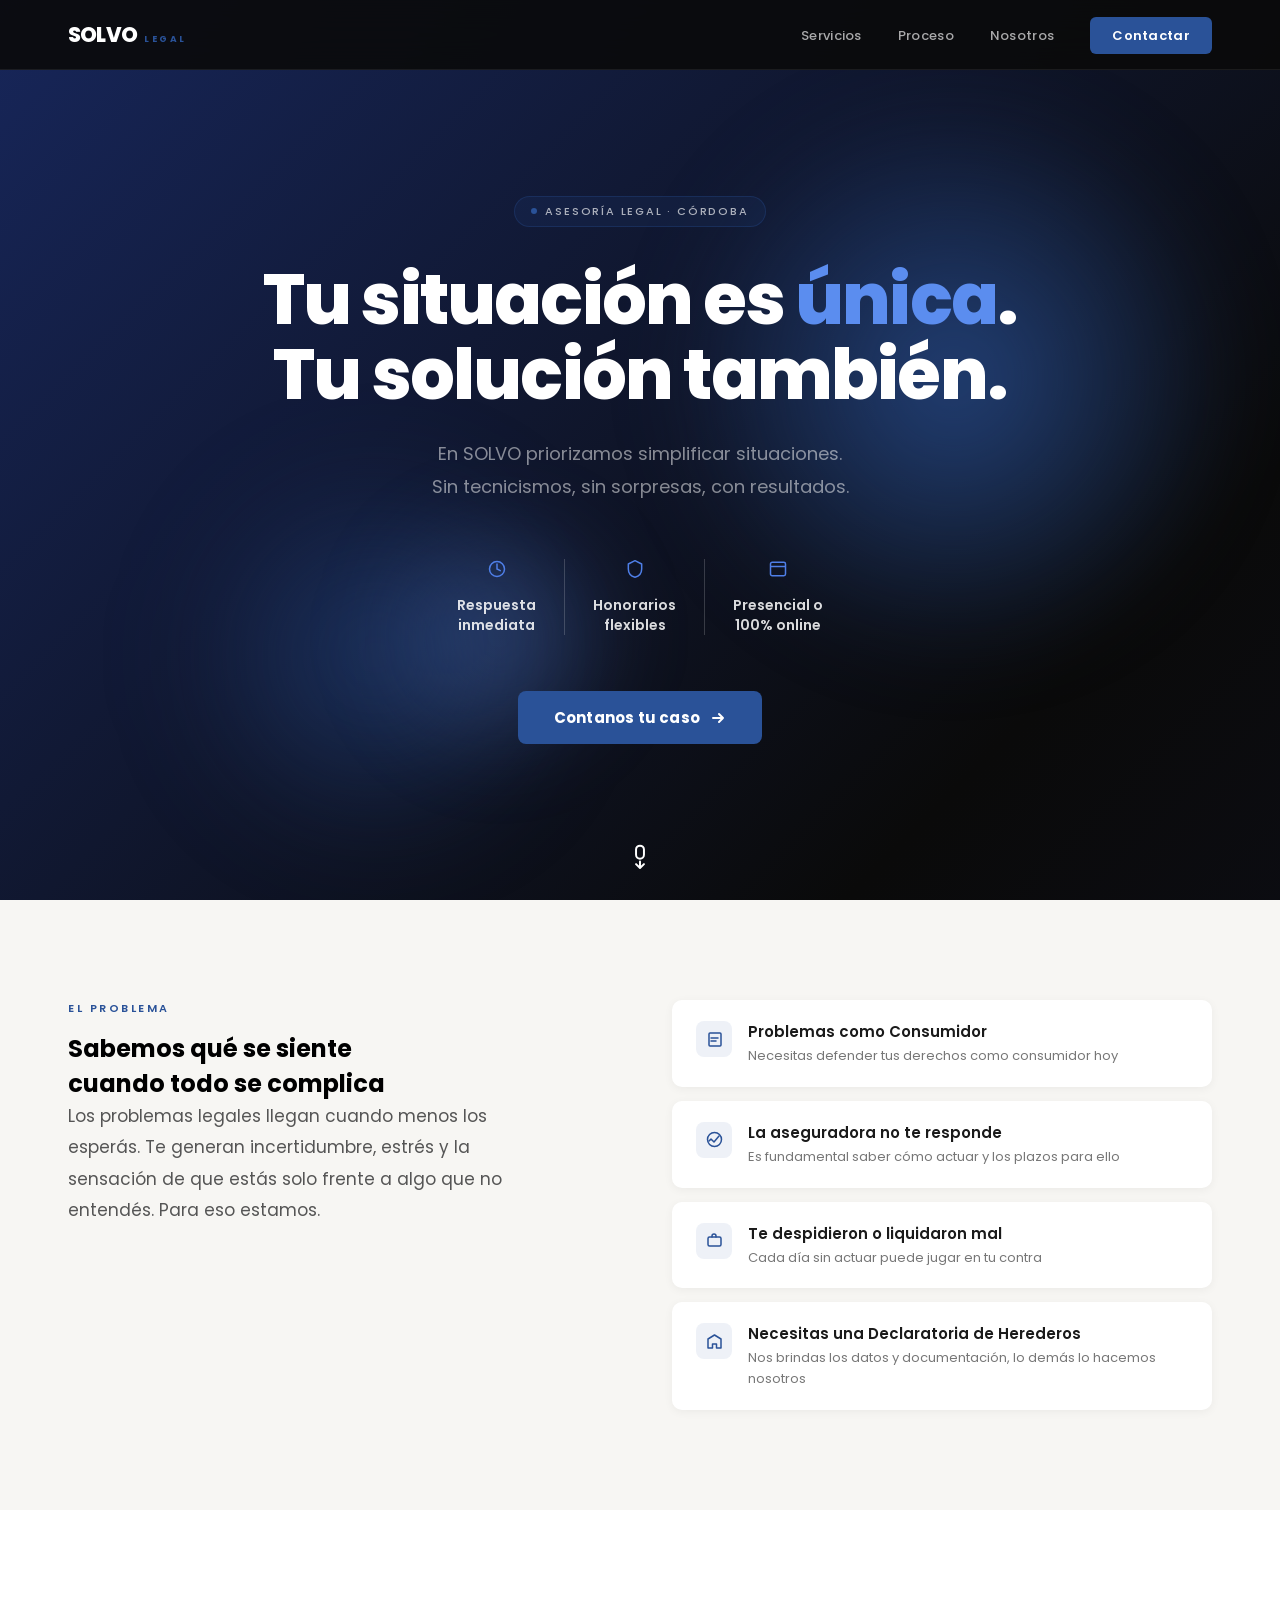
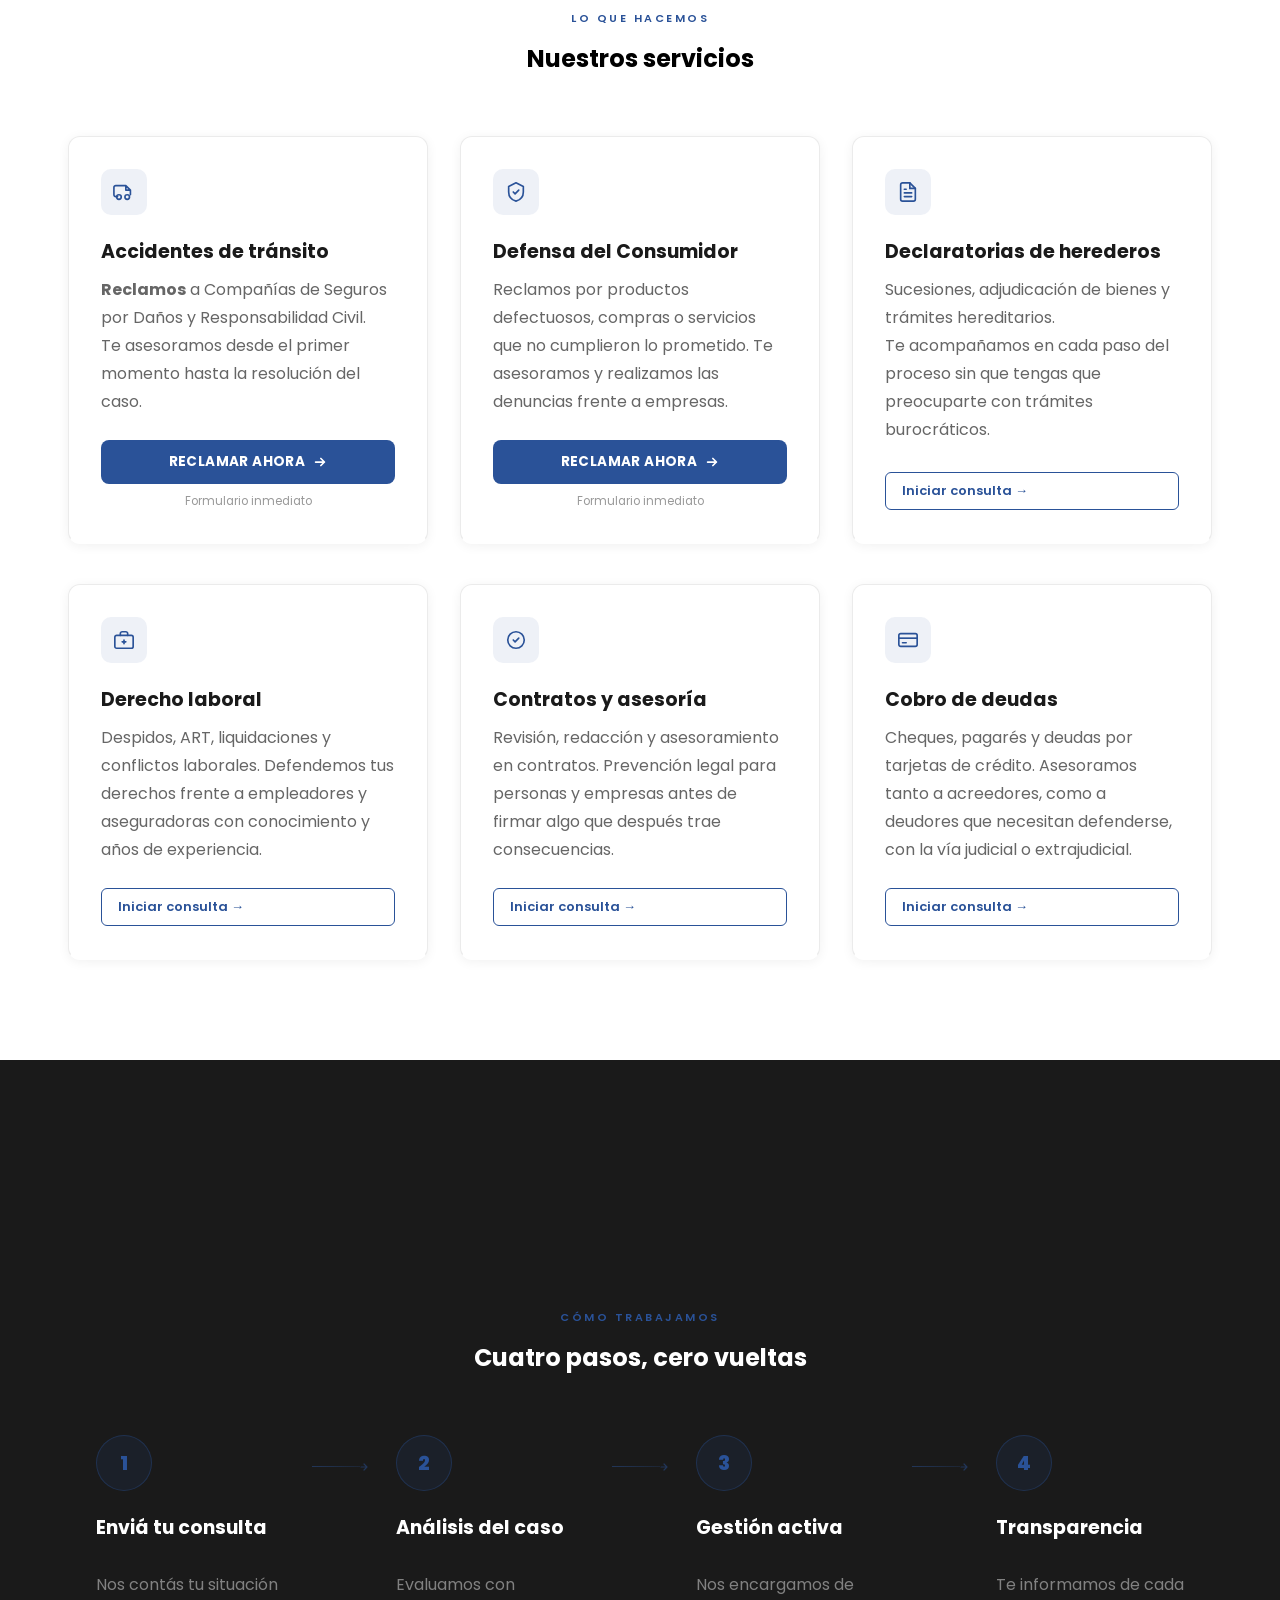
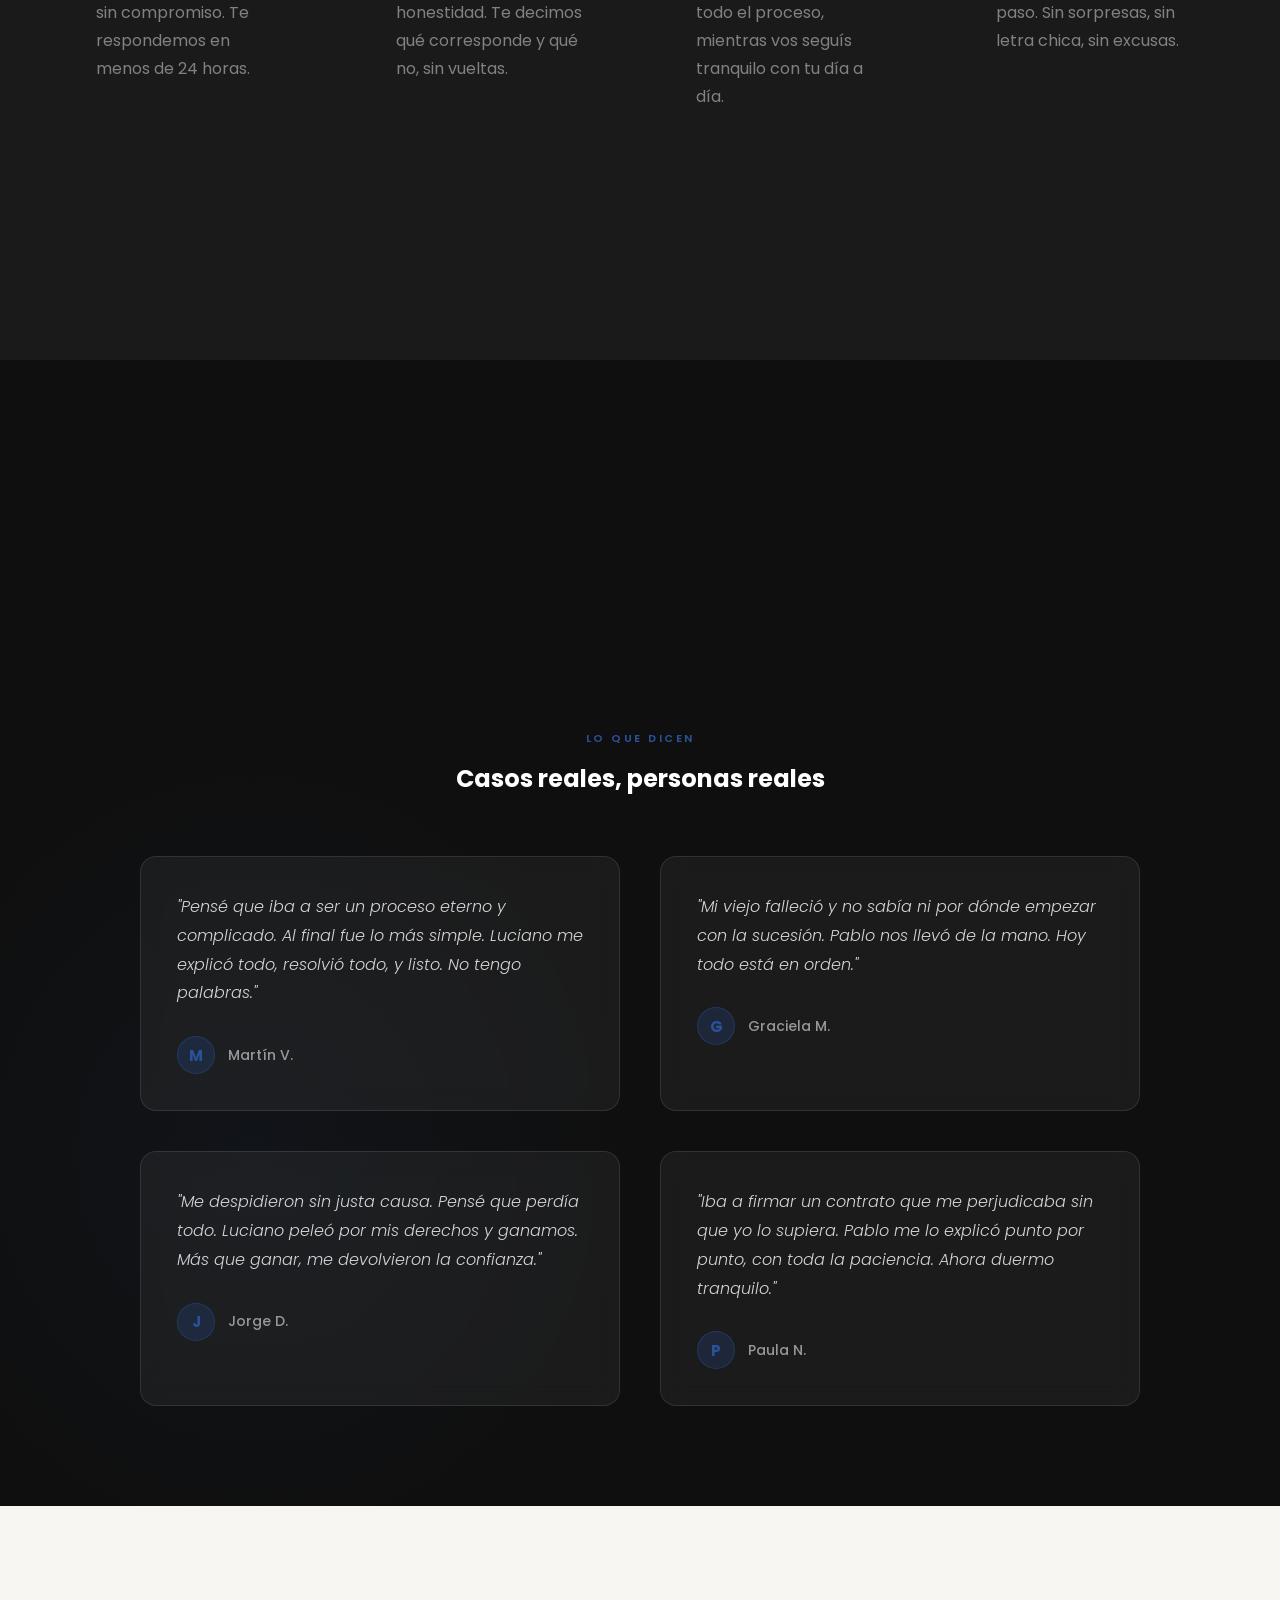
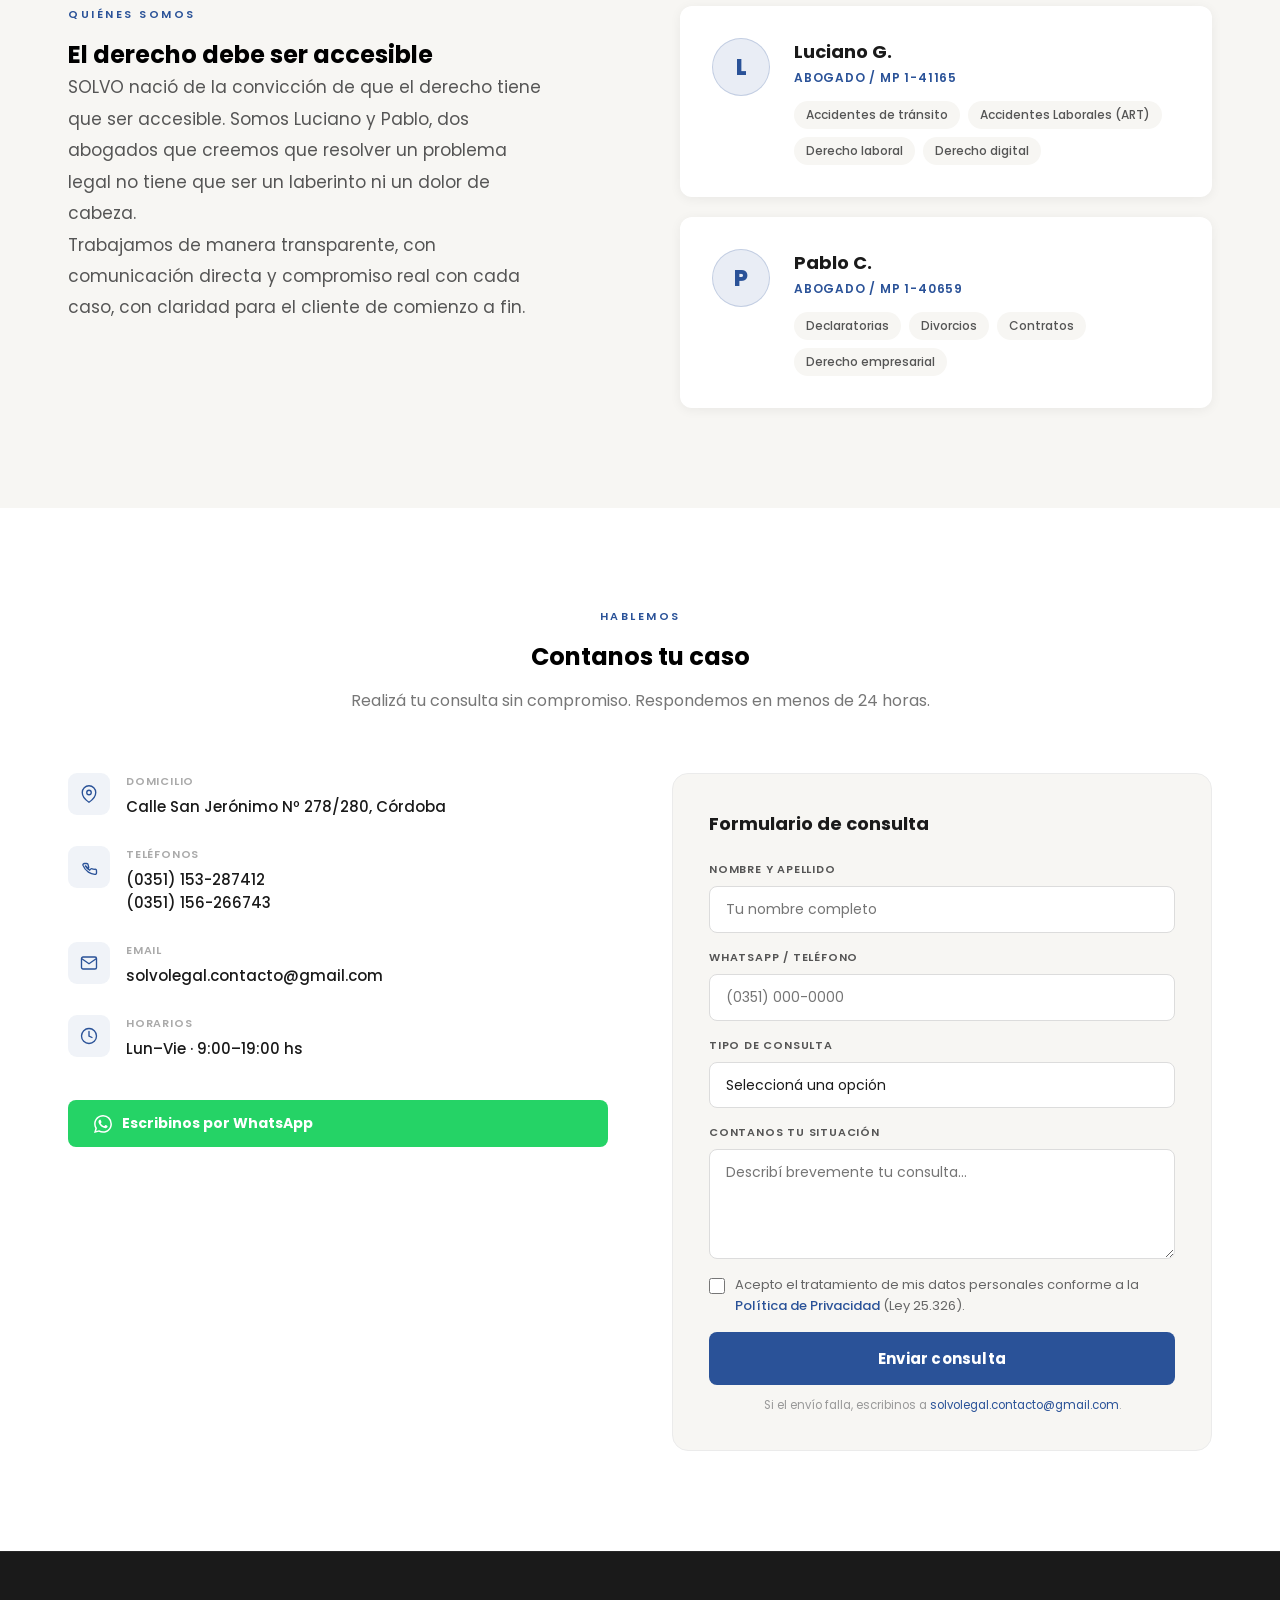
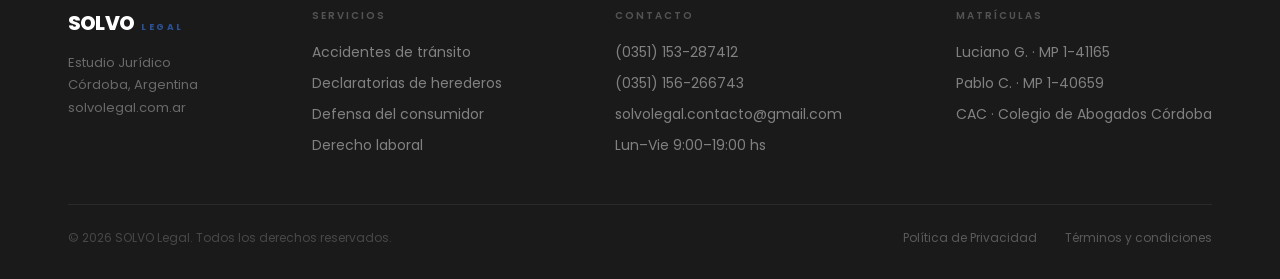
<file: html/index.html>
<!DOCTYPE html>
<html lang="es">
<head>
  <meta charset="UTF-8">
  <meta name="viewport" content="width=device-width, initial-scale=1.0">
  <meta name="description" content="SOLVO - Estudio jurídico profesional en Córdoba. Accidentes de tránsito, sucesiones, consumidor y laboral.">
  <title>SOLVO — Asesoramiento Jurídico en Córdoba</title>
  <link rel="preconnect" href="https://fonts.googleapis.com">
  <link rel="preconnect" href="https://fonts.gstatic.com" crossorigin>
  <link href="https://fonts.googleapis.com/css2?family=Poppins:ital,wght@0,300;0,400;0,500;0,600;0,700;0,800;1,400&display=swap" rel="stylesheet">
  <link rel="stylesheet" href="../css/index.css">
</head>
<body>

<!-- ══ NAVBAR ══ PRUEBA VERCEL -->
<nav class="navbar" id="navbar">
  <div class="navbar-container">

    <a href="#hero" class="navbar-logo-wrap">
      <span class="navbar-logo-name">SOLVO</span>
      <span class="navbar-logo-sub">LEGAL</span>
    </a>

    <ul class="navbar-menu desktop-only">
      <li><a href="#servicios" class="nav-link">Servicios</a></li>
      <li><a href="#proceso" class="nav-link">Proceso</a></li>
      <li><a href="#nosotros" class="nav-link">Nosotros</a></li>
      <li><a href="#contacto" class="nav-cta">Contactar</a></li>
    </ul>

    <button class="navbar-toggle mobile-only" id="menuToggle" aria-label="Abrir menú">
      <span></span><span></span><span></span>
    </button>
  </div>

  <!-- Mobile menu -->
  <div class="navbar-mobile" id="mobileMenu">
    <a href="#servicios" class="mobile-nav-link">Servicios</a>
    <a href="#proceso"   class="mobile-nav-link">Proceso</a>
    <a href="#nosotros"  class="mobile-nav-link">Nosotros</a>
    <a href="#contacto"  class="mobile-nav-cta">Contactar</a>
  </div>
</nav>


<!-- ══ HERO ══ -->
<section id="hero">
  <!-- Mesh gradient animado -->
  <div class="hero-mesh"></div>
  <!-- Orbes flotantes -->
  <div class="hero-orb hero-orb-1"></div>
  <div class="hero-orb hero-orb-2"></div>
  <div class="hero-orb hero-orb-3"></div>

  <div class="hero-content">

    <div class="hero-badge">
      <span class="hero-badge-dot"></span>
      <span class="hero-badge-text">Asesoría Legal · Córdoba</span>
    </div>

    <h1 class="hero-title">
      Tu situación es <span class="hero-title-accent">única</span>.<br>Tu solución también.
    </h1>

    <p class="hero-sub">
      En SOLVO priorizamos simplificar situaciones.<br>Sin tecnicismos, sin sorpresas, con resultados.
    </p>

    <div class="hero-stats">
      <div class="stat-item">
        <svg width="20" height="20" viewBox="0 0 24 24" fill="none"><path d="M12 6v6l4 2" stroke="#4F7FE8" stroke-width="1.8" stroke-linecap="round"/><circle cx="12" cy="12" r="9" stroke="#4F7FE8" stroke-width="1.8"/></svg>
        <p><span>Respuesta</span><span>inmediata</span></p>
      </div>
      <div class="stat-divider"></div>
      <div class="stat-item">
        <svg width="20" height="20" viewBox="0 0 24 24" fill="none"><path d="M12 2l8 4v6c0 5-3.4 8.7-8 10-4.6-1.3-8-5-8-10V6l8-4z" stroke="#4F7FE8" stroke-width="1.8" stroke-linejoin="round"/></svg>
        <p><span>Honorarios</span><span>flexibles</span></p>
      </div>
      <div class="stat-divider"></div>
      <div class="stat-item">
        <svg width="20" height="20" viewBox="0 0 24 24" fill="none"><rect x="3" y="4" width="18" height="16" rx="2" stroke="#4F7FE8" stroke-width="1.8"/><path d="M3 9h18" stroke="#4F7FE8" stroke-width="1.8"/></svg>
        <p><span>Presencial o</span><span>100% online</span></p>
      </div>
    </div>

    <a href="#contacto" class="cta-main">
      Contanos tu caso
      <svg width="16" height="16" viewBox="0 0 16 16" fill="none"><path d="M3 8h10M9 4l4 4-4 4" stroke="currentColor" stroke-width="2" stroke-linecap="round" stroke-linejoin="round"/></svg>
    </a>
  </div>

  <!-- Scroll hint -->
  <div class="scroll-hint">
    <svg width="24" height="29" viewBox="0 0 18 22" fill="none"><rect x="6" y="2" width="6" height="10" rx="3" stroke="white" stroke-width="1.5"/><path d="M9 14v4M6 16l3 3 3-3" stroke="white" stroke-width="1.5" stroke-linecap="round" stroke-linejoin="round"/></svg>
  </div>
</section>


<!-- ══ PROBLEMA ══ -->
<section id="problema">
  <div class="section-inner">
    <div class="two-col fade-in">

      <div class="col">
        <span class="sec-label">El problema</span>
        <h2>Sabemos qué se siente<br>cuando todo se complica</h2>
        <p class="lead">Los problemas legales llegan cuando menos los esperás. Te generan incertidumbre, estrés y la sensación de que estás solo frente a algo que no entendés. Para eso estamos.</p>
      </div>

      <div class="col pain-list">
        <div class="pain-item">
          <div class="pain-icon">
            <svg width="17" height="17" viewBox="0 0 17 17" fill="none"><path d="M14 2H4a1 1 0 00-1 1v11a1 1 0 001 1h10a1 1 0 001-1V3a1 1 0 00-1-1zM5 7h7M5 10h5" stroke="#2A5298" stroke-width="1.5" stroke-linecap="round"/></svg>
          </div>
          <div><p class="pain-title">Problemas como Consumidor</p><p class="pain-desc">Necesitas defender tus derechos como consumidor hoy</p></div>
        </div>
        <div class="pain-item">
          <div class="pain-icon">
            <svg width="17" height="17" viewBox="0 0 17 17" fill="none"><path d="M3 10l2-2 3 3 5-6" stroke="#2A5298" stroke-width="1.5" stroke-linecap="round" stroke-linejoin="round"/><circle cx="8.5" cy="8.5" r="7" stroke="#2A5298" stroke-width="1.5"/></svg>
          </div>
          <div><p class="pain-title">La aseguradora no te responde</p><p class="pain-desc">Es fundamental saber cómo actuar y los plazos para ello</p></div>
        </div>
        <div class="pain-item">
          <div class="pain-icon">
            <svg width="17" height="17" viewBox="0 0 17 17" fill="none"><rect x="2" y="5" width="13" height="9" rx="1.5" stroke="#2A5298" stroke-width="1.5"/><path d="M6 5V4a2 2 0 014 0v1" stroke="#2A5298" stroke-width="1.5" stroke-linecap="round"/></svg>
          </div>
          <div><p class="pain-title">Te despidieron o liquidaron mal</p><p class="pain-desc">Cada día sin actuar puede jugar en tu contra</p></div>
        </div>
        <div class="pain-item">
          <div class="pain-icon">
            <svg width="17" height="17" viewBox="0 0 17 17" fill="none"><path d="M8.5 2L2 6v9h4.5v-4h4v4H15V6L8.5 2z" stroke="#2A5298" stroke-width="1.5" stroke-linecap="round" stroke-linejoin="round"/></svg>
          </div>
          <div><p class="pain-title">Necesitas una Declaratoria de Herederos</p><p class="pain-desc">Nos brindas los datos y documentación, lo demás lo hacemos nosotros</p></div>
        </div>
      </div>

    </div>
  </div>
</section>


<!-- ══ SERVICIOS ══ -->
<section id="servicios" class="bg-white">
  <div class="section-inner">
    <div class="section-header fade-in">
      <span class="sec-label" style="text-align:center;display:block;">Lo que hacemos</span>
      <h2>Nuestros servicios</h2>
    </div>

    <div class="services-grid">

      <div class="svc-card fade-in">
        <div class="svc-icon">
          <svg width="22" height="22" viewBox="0 0 24 24" fill="none"><path d="M5 17H3a2 2 0 01-2-2V7a2 2 0 012-2h11l5 5v5m-5-10v5h5" stroke="#2A5298" stroke-width="1.8" stroke-linecap="round" stroke-linejoin="round"/><circle cx="15.5" cy="17.5" r="2.5" stroke="#2A5298" stroke-width="1.8"/><circle cx="6.5" cy="17.5" r="2.5" stroke="#2A5298" stroke-width="1.8"/></svg>
        </div>
        <h3>Accidentes de tránsito</h3>
        <p class="svc-desc"><b>Reclamos</b> a Compañías de Seguros por Daños y Responsabilidad Civil.<br>Te asesoramos desde el primer momento hasta la resolución del caso.</p>
        <a href="accidentes.html" class="svc-cta-direct">Reclamar ahora <svg width="14" height="14" viewBox="0 0 16 16" fill="none"><path d="M3 8h10M9 4l4 4-4 4" stroke="currentColor" stroke-width="2" stroke-linecap="round" stroke-linejoin="round"/></svg></a>
        <p class="svc-note">Formulario inmediato</p>
      </div>

      <div class="svc-card fade-in">
        <div class="svc-icon">
          <svg width="22" height="22" viewBox="0 0 24 24" fill="none"><path d="M12 2l8 4v6c0 5-3.4 8.7-8 10-4.6-1.3-8-5-8-10V6l8-4z" stroke="#2A5298" stroke-width="1.8" stroke-linejoin="round"/><path d="M9 12l2 2 4-4" stroke="#2A5298" stroke-width="1.8" stroke-linecap="round" stroke-linejoin="round"/></svg>
        </div>
        <h3>Defensa del Consumidor</h3>
        <p class="svc-desc">Reclamos por productos defectuosos, compras o servicios que no cumplieron lo prometido. Te asesoramos y realizamos las denuncias frente a empresas.</p>
        <a href="consumidor.html" class="svc-cta-direct">Reclamar ahora <svg width="14" height="14" viewBox="0 0 16 16" fill="none"><path d="M3 8h10M9 4l4 4-4 4" stroke="currentColor" stroke-width="2" stroke-linecap="round" stroke-linejoin="round"/></svg></a>
        <p class="svc-note">Formulario inmediato</p>
      </div>

      <div class="svc-card fade-in">
        <div class="svc-icon">
          <svg width="22" height="22" viewBox="0 0 24 24" fill="none"><path d="M14 2H6a2 2 0 00-2 2v16a2 2 0 002 2h12a2 2 0 002-2V8z" stroke="#2A5298" stroke-width="1.8" stroke-linecap="round" stroke-linejoin="round"/><path d="M14 2v6h6M16 13H8M16 17H8M10 9H8" stroke="#2A5298" stroke-width="1.8" stroke-linecap="round"/></svg>
        </div>
        <h3>Declaratorias de herederos</h3>
        <p class="svc-desc">Sucesiones, adjudicación de bienes y trámites hereditarios.<br>Te acompañamos en cada paso del proceso sin que tengas que preocuparte con trámites burocráticos.</p>
        <a href="#contacto" class="svc-cta-btn">Iniciar consulta →</a>
      </div>

      <div class="svc-card fade-in">
        <div class="svc-icon">
          <svg width="22" height="22" viewBox="0 0 24 24" fill="none"><rect x="2" y="7" width="20" height="14" rx="2" stroke="#2A5298" stroke-width="1.8"/><path d="M16 7V5a2 2 0 00-2-2h-4a2 2 0 00-2 2v2" stroke="#2A5298" stroke-width="1.8" stroke-linecap="round"/><path d="M12 12v4M10 14h4" stroke="#2A5298" stroke-width="1.8" stroke-linecap="round"/></svg>
        </div>
        <h3>Derecho laboral</h3>
        <p class="svc-desc">Despidos, ART, liquidaciones y conflictos laborales. Defendemos tus derechos frente a empleadores y aseguradoras con conocimiento y años de experiencia.</p>
        <a href="#contacto" class="svc-cta-btn">Iniciar consulta →</a>
      </div>

      <div class="svc-card fade-in">
        <div class="svc-icon">
          <svg width="22" height="22" viewBox="0 0 24 24" fill="none"><path d="M9 12l2 2 4-4" stroke="#2A5298" stroke-width="1.8" stroke-linecap="round" stroke-linejoin="round"/><path d="M21 12a9 9 0 11-18 0 9 9 0 0118 0z" stroke="#2A5298" stroke-width="1.8"/></svg>
        </div>
        <h3>Contratos y asesoría</h3>
        <p class="svc-desc">Revisión, redacción y asesoramiento en contratos. Prevención legal para personas y empresas antes de firmar algo que después trae consecuencias.</p>
        <a href="#contacto" class="svc-cta-btn">Iniciar consulta →</a>
      </div>

      <div class="svc-card fade-in">
        <div class="svc-icon">
          <svg width="22" height="22" viewBox="0 0 24 24" fill="none"><rect x="2" y="5" width="20" height="14" rx="2" stroke="#2A5298" stroke-width="1.8"/><path d="M2 10h20" stroke="#2A5298" stroke-width="1.8"/><path d="M6 15h4" stroke="#2A5298" stroke-width="1.8" stroke-linecap="round"/></svg>
        </div>
        <h3>Cobro de deudas</h3>
        <p class="svc-desc">Cheques, pagarés y deudas por tarjetas de crédito. Asesoramos tanto a acreedores, como a deudores que necesitan defenderse, con la vía judicial o extrajudicial.</p>
        <a href="#contacto" class="svc-cta-btn">Iniciar consulta →</a>
      </div>

    </div>
  </div>
</section>


<!-- ══ PROCESO (sticky scroll reveal) ══ -->
<div id="proceso-scroll-wrapper">
  <section id="proceso">
    <div class="section-inner">

      <div id="proceso-title" class="section-header fade-in">
        <span class="sec-label" style="color:#2A5298;text-align:center;display:block;">Cómo trabajamos</span>
        <h2 style="color:#FFFFFF;">Cuatro pasos, cero vueltas</h2>
      </div>

      <div class="proceso-steps">

        <div id="step-1" class="proceso-step fade-in">
          <div class="step-num">1</div>
          <h3>Enviá tu consulta</h3>
          <p>Nos contás tu situación sin compromiso. Te respondemos en menos de 24 horas.</p>
        </div>

        <div id="connector-1" class="proceso-connector">
          <div class="connector-line"></div>
          <svg width="8" height="8" viewBox="0 0 8 8" fill="none"><path d="M1 4h6M4 1l3 3-3 3" stroke="rgba(42,82,152,0.5)" stroke-width="1.2" stroke-linecap="round" stroke-linejoin="round"/></svg>
        </div>

        <div id="step-2" class="proceso-step fade-in">
          <div class="step-num">2</div>
          <h3>Análisis del caso</h3>
          <p>Evaluamos con honestidad. Te decimos qué corresponde y qué no, sin vueltas.</p>
        </div>

        <div id="connector-2" class="proceso-connector">
          <div class="connector-line"></div>
          <svg width="8" height="8" viewBox="0 0 8 8" fill="none"><path d="M1 4h6M4 1l3 3-3 3" stroke="rgba(42,82,152,0.5)" stroke-width="1.2" stroke-linecap="round" stroke-linejoin="round"/></svg>
        </div>

        <div id="step-3" class="proceso-step fade-in">
          <div class="step-num">3</div>
          <h3>Gestión activa</h3>
          <p>Nos encargamos de todo el proceso, mientras vos seguís tranquilo con tu día a día.</p>
        </div>

        <div id="connector-3" class="proceso-connector">
          <div class="connector-line"></div>
          <svg width="8" height="8" viewBox="0 0 8 8" fill="none"><path d="M1 4h6M4 1l3 3-3 3" stroke="rgba(42,82,152,0.5)" stroke-width="1.2" stroke-linecap="round" stroke-linejoin="round"/></svg>
        </div>

        <div id="step-4" class="proceso-step fade-in">
          <div class="step-num">4</div>
          <h3>Transparencia</h3>
          <p>Te informamos de cada paso. Sin sorpresas, sin letra chica, sin excusas.</p>
        </div>

      </div>
    </div>
  </section>
</div>


<!-- ══ TESTIMONIOS ══ -->
<section id="testimonios">
  <div class="testi-bg-radial"></div>
  <div class="section-inner" style="position:relative;">

    <div class="section-header fade-in">
      <span class="sec-label" style="text-align:center;display:block;">Lo que dicen</span>
      <h2 style="color:#FFFFFF;">Casos reales, personas reales</h2>
    </div>

    <!-- Desktop 2x2 -->
    <div class="testi-grid-desktop">
      <div class="glass-card fade-in">
        <p class="testi-quote">"Pensé que iba a ser un proceso eterno y complicado. Al final fue lo más simple. Luciano me explicó todo, resolvió todo, y listo. No tengo palabras."</p>
        <div class="testi-author"><div class="testi-avatar">M</div><span class="testi-name">Martín V.</span></div>
      </div>
      <div class="glass-card fade-in">
        <p class="testi-quote">"Mi viejo falleció y no sabía ni por dónde empezar con la sucesión. Pablo nos llevó de la mano. Hoy todo está en orden."</p>
        <div class="testi-author"><div class="testi-avatar">G</div><span class="testi-name">Graciela M.</span></div>
      </div>
      <div class="glass-card fade-in">
        <p class="testi-quote">"Me despidieron sin justa causa. Pensé que perdía todo. Luciano peleó por mis derechos y ganamos. Más que ganar, me devolvieron la confianza."</p>
        <div class="testi-author"><div class="testi-avatar">J</div><span class="testi-name">Jorge D.</span></div>
      </div>
      <div class="glass-card fade-in">
        <p class="testi-quote">"Iba a firmar un contrato que me perjudicaba sin que yo lo supiera. Pablo me lo explicó punto por punto, con toda la paciencia. Ahora duermo tranquilo."</p>
        <div class="testi-author"><div class="testi-avatar">P</div><span class="testi-name">Paula N.</span></div>
      </div>
    </div>

    <!-- Mobile carousel -->
    <div class="testi-carousel">
      <div class="glass-card" id="tCarousel">
        <p class="testi-quote" id="tQuote">"Pensé que iba a ser un proceso eterno y complicado. Al final fue lo más simple. Luciano me explicó todo, resolvió todo, y listo. No tengo palabras."</p>
        <div class="testi-author">
          <div class="testi-avatar" id="tInitial">M</div>
          <span class="testi-name" id="tName">Martín V.</span>
        </div>
      </div>
      <div class="testi-dots" id="tDots">
        <span class="dot active"></span>
        <span class="dot"></span>
        <span class="dot"></span>
        <span class="dot"></span>
      </div>
    </div>

  </div>
</section>


<!-- ══ NOSOTROS ══ -->
<section id="nosotros" class="bg-cream">
  <div class="section-inner">
    <div class="two-col fade-in" style="gap:80px;">

      <div class="col">
        <span class="sec-label">Quiénes somos</span>
        <h2>El derecho debe ser accesible</h2>
        <p class="lead">SOLVO nació de la convicción de que el derecho tiene que ser accesible. Somos Luciano y Pablo, dos abogados que creemos que resolver un problema legal no tiene que ser un laberinto ni un dolor de cabeza.</p>
        <p class="lead">Trabajamos de manera transparente, con comunicación directa y compromiso real con cada caso, con claridad para el cliente de comienzo a fin.</p>
      </div>

      <div class="col lawyers-col">
        <div class="lawyer-card">
          <div class="lawyer-avatar-wrap">L</div>
          <div>
            <h3>Luciano G.</h3>
            <p class="lawyer-mp">ABOGADO / MP 1-41165</p>
            <div class="lawyer-tags">
              <span class="tag">Accidentes de tránsito</span>
              <span class="tag">Accidentes Laborales (ART)</span>
              <span class="tag">Derecho laboral</span>
              <span class="tag">Derecho digital</span>
            </div>
          </div>
        </div>
        <div class="lawyer-card">
          <div class="lawyer-avatar-wrap">P</div>
          <div>
            <h3>Pablo C.</h3>
            <p class="lawyer-mp">ABOGADO / MP 1-40659</p>
            <div class="lawyer-tags">
              <span class="tag">Declaratorias</span>
              <span class="tag">Divorcios</span>
              <span class="tag">Contratos</span>
              <span class="tag">Derecho empresarial</span>
            </div>
          </div>
        </div>
      </div>

    </div>
  </div>
</section>


<!-- ══ CONTACTO ══ -->
<section id="contacto" class="bg-white">
  <div class="section-inner">

    <div class="section-header fade-in">
      <span class="sec-label" style="text-align:center;display:block;">Hablemos</span>
      <h2>Contanos tu caso</h2>
      <p class="section-sub">Realizá tu consulta sin compromiso. Respondemos en menos de 24 horas.</p>
    </div>

    <div class="two-col fade-in contact-two-col">

      <!-- Info -->
      <div class="col contact-info">
        <div class="contact-items">
          <div class="contact-item">
            <div class="contact-icon"><svg width="18" height="18" viewBox="0 0 24 24" fill="none"><path d="M21 10c0 7-9 13-9 13s-9-6-9-13a9 9 0 0118 0z" stroke="#2A5298" stroke-width="1.8"/><circle cx="12" cy="10" r="3" stroke="#2A5298" stroke-width="1.8"/></svg></div>
            <div><p class="contact-label">Domicilio</p><p class="contact-val">Calle San Jerónimo Nº 278/280, Córdoba</p></div>
          </div>
          <div class="contact-item">
            <div class="contact-icon"><svg width="18" height="18" viewBox="0 0 24 24" fill="none"><path d="M22 16.92v3a2 2 0 01-2.18 2 19.79 19.79 0 01-8.63-3.07A19.5 19.5 0 013.86 9.5a2 2 0 012-2.18h3a2 2 0 012 1.72c.127.96.361 1.903.7 2.81a2 2 0 01-.45 2.11L6.91 10.09a16 16 0 006 6l1.27-1.27a2 2 0 012.11-.45c.907.339 1.85.573 2.81.7A2 2 0 0122 16.92z" stroke="#2A5298" stroke-width="1.8"/></svg></div>
            <div><p class="contact-label">Teléfonos</p><p class="contact-val">(0351) 153-287412</p><p class="contact-val">(0351) 156-266743</p></div>
          </div>
          <div class="contact-item">
            <div class="contact-icon"><svg width="18" height="18" viewBox="0 0 24 24" fill="none"><path d="M4 4h16c1.1 0 2 .9 2 2v12c0 1.1-.9 2-2 2H4c-1.1 0-2-.9-2-2V6c0-1.1.9-2 2-2z" stroke="#2A5298" stroke-width="1.8"/><path d="M22 6l-10 7L2 6" stroke="#2A5298" stroke-width="1.8"/></svg></div>
            <div><p class="contact-label">Email</p><p class="contact-val">solvolegal.contacto@gmail.com</p></div>
          </div>
          <div class="contact-item">
            <div class="contact-icon"><svg width="18" height="18" viewBox="0 0 24 24" fill="none"><circle cx="12" cy="12" r="10" stroke="#2A5298" stroke-width="1.8"/><path d="M12 6v6l4 2" stroke="#2A5298" stroke-width="1.8" stroke-linecap="round"/></svg></div>
            <div><p class="contact-label">Horarios</p><p class="contact-val">Lun–Vie · 9:00–19:00 hs</p></div>
          </div>
        </div>

        <a href="https://wa.me/543511532874" target="_blank" rel="noopener" class="wa-btn">
          <svg width="18" height="18" viewBox="0 0 24 24" fill="currentColor"><path d="M17.472 14.382c-.297-.149-1.758-.867-2.03-.967-.273-.099-.471-.148-.67.15-.197.297-.767.966-.94 1.164-.173.199-.347.223-.644.075-.297-.15-1.255-.463-2.39-1.475-.883-.788-1.48-1.761-1.653-2.059-.173-.297-.018-.458.13-.606.134-.133.298-.347.446-.52.149-.174.198-.298.298-.497.099-.198.05-.371-.025-.52-.075-.149-.669-1.612-.916-2.207-.242-.579-.487-.5-.669-.51-.173-.008-.371-.01-.57-.01-.198 0-.52.074-.792.372-.272.297-1.04 1.016-1.04 2.479 0 1.462 1.065 2.875 1.213 3.074.149.198 2.096 3.2 5.077 4.487.709.306 1.262.489 1.694.625.712.227 1.36.195 1.871.118.571-.085 1.758-.719 2.006-1.413.248-.694.248-1.289.173-1.413-.074-.124-.272-.198-.57-.347m-5.421 7.403h-.004a9.87 9.87 0 01-5.031-1.378l-.361-.214-3.741.982.998-3.648-.235-.374a9.86 9.86 0 01-1.51-5.26c.001-5.45 4.436-9.884 9.888-9.884 2.64 0 5.122 1.03 6.988 2.898a9.825 9.825 0 012.893 6.994c-.003 5.45-4.437 9.884-9.885 9.884m8.413-18.297A11.815 11.815 0 0012.05 0C5.495 0 .16 5.335.157 11.892c0 2.096.547 4.142 1.588 5.945L.057 24l6.305-1.654a11.882 11.882 0 005.683 1.448h.005c6.554 0 11.89-5.335 11.893-11.893a11.821 11.821 0 00-3.48-8.413z"/></svg>
          Escribinos por WhatsApp
        </a>
      </div>

      <!-- Formulario -->
      <div class="col">
        <div class="form-box">
          <h3>Formulario de consulta</h3>
          <form id="contactForm" method="POST" action="https://docs.google.com/forms/d/e/YOUR_FORM_ID_HOME/formResponse" novalidate>
            <div class="form-group">
              <label class="form-label">Nombre y apellido</label>
              <input class="form-input" name="entry.123456" type="text" placeholder="Tu nombre completo" required minlength="3">
              <p class="field-error">Ingresá tu nombre completo.</p>
            </div>
            <div class="form-group">
              <label class="form-label">WhatsApp / Teléfono</label>
              <input class="form-input" name="entry.789012" type="tel" placeholder="(0351) 000-0000" required pattern="^[0-9()\s+\-]{8,}$">
              <p class="field-error">Ingresá un teléfono válido (mín. 8 dígitos).</p>
            </div>
            <div class="form-group">
              <label class="form-label">Tipo de consulta</label>
              <select class="form-input" name="entry.345678">
                <option value="">Seleccioná una opción</option>
                <option>Accidente de tránsito</option>
                <option>Declaratoria de herederos</option>
                <option>Defensa del consumidor</option>
                <option>Derecho laboral</option>
                <option>Contratos y asesoría</option>
                <option>Otro</option>
              </select>
            </div>
            <div class="form-group">
              <label class="form-label">Contanos tu situación</label>
              <textarea class="form-input" name="entry.901234" rows="4" placeholder="Describí brevemente tu consulta..."></textarea>
            </div>
            <div class="form-check">
              <input type="checkbox" id="priv" required>
              <label for="priv">Acepto el tratamiento de mis datos personales conforme a la <a href="privacidad.html">Política de Privacidad</a> (Ley 25.326).</label>
            </div>
            <button class="cta-main" type="submit" style="width:100%;justify-content:center;">Enviar consulta</button>
            <p class="form-fallback">Si el envío falla, escribinos a <a href="mailto:solvolegal.contacto@gmail.com">solvolegal.contacto@gmail.com</a>.</p>
          </form>
        </div>
      </div>

    </div>
  </div>
</section>


<!-- ══ FOOTER ══ -->
<footer>
  <div class="footer-inner">
    <div class="footer-grid">

      <div class="footer-brand">
        <div class="footer-logo-wrap">
          <span class="footer-logo-name">SOLVO</span>
          <span class="footer-logo-sub">LEGAL</span>
        </div>
        <p class="footer-tagline">Estudio Jurídico<br>Córdoba, Argentina<br>solvolegal.com.ar</p>
      </div>

      <div>
        <p class="footer-col-title">Servicios</p>
        <div class="footer-links">
          <a href="#servicios" class="footer-link">Accidentes de tránsito</a>
          <a href="#servicios" class="footer-link">Declaratorias de herederos</a>
          <a href="#servicios" class="footer-link">Defensa del consumidor</a>
          <a href="#servicios" class="footer-link">Derecho laboral</a>
        </div>
      </div>

      <div>
        <p class="footer-col-title">Contacto</p>
        <div class="footer-links">
          <span class="footer-link">(0351) 153-287412</span>
          <span class="footer-link">(0351) 156-266743</span>
          <span class="footer-link">solvolegal.contacto@gmail.com</span>
          <span class="footer-link">Lun–Vie 9:00–19:00 hs</span>
        </div>
      </div>

      <div>
        <p class="footer-col-title">Matrículas</p>
        <div class="footer-links">
          <span class="footer-link">Luciano G. · MP 1-41165</span>
          <span class="footer-link">Pablo C. · MP 1-40659</span>
          <span class="footer-link">CAC · Colegio de Abogados Córdoba</span>
        </div>
      </div>

    </div>

    <div class="footer-bottom">
      <span>© 2026 SOLVO Legal. Todos los derechos reservados.</span>
      <div class="footer-bottom-links">
        <a href="privacidad.html" class="footer-cta">Política de Privacidad</a>
        <a href="#contacto" class="footer-cta">Términos y condiciones</a>
      </div>
    </div>
  </div>
</footer>

<script type="module" src="../js/app.js"></script>
</body>
</html>
</file>
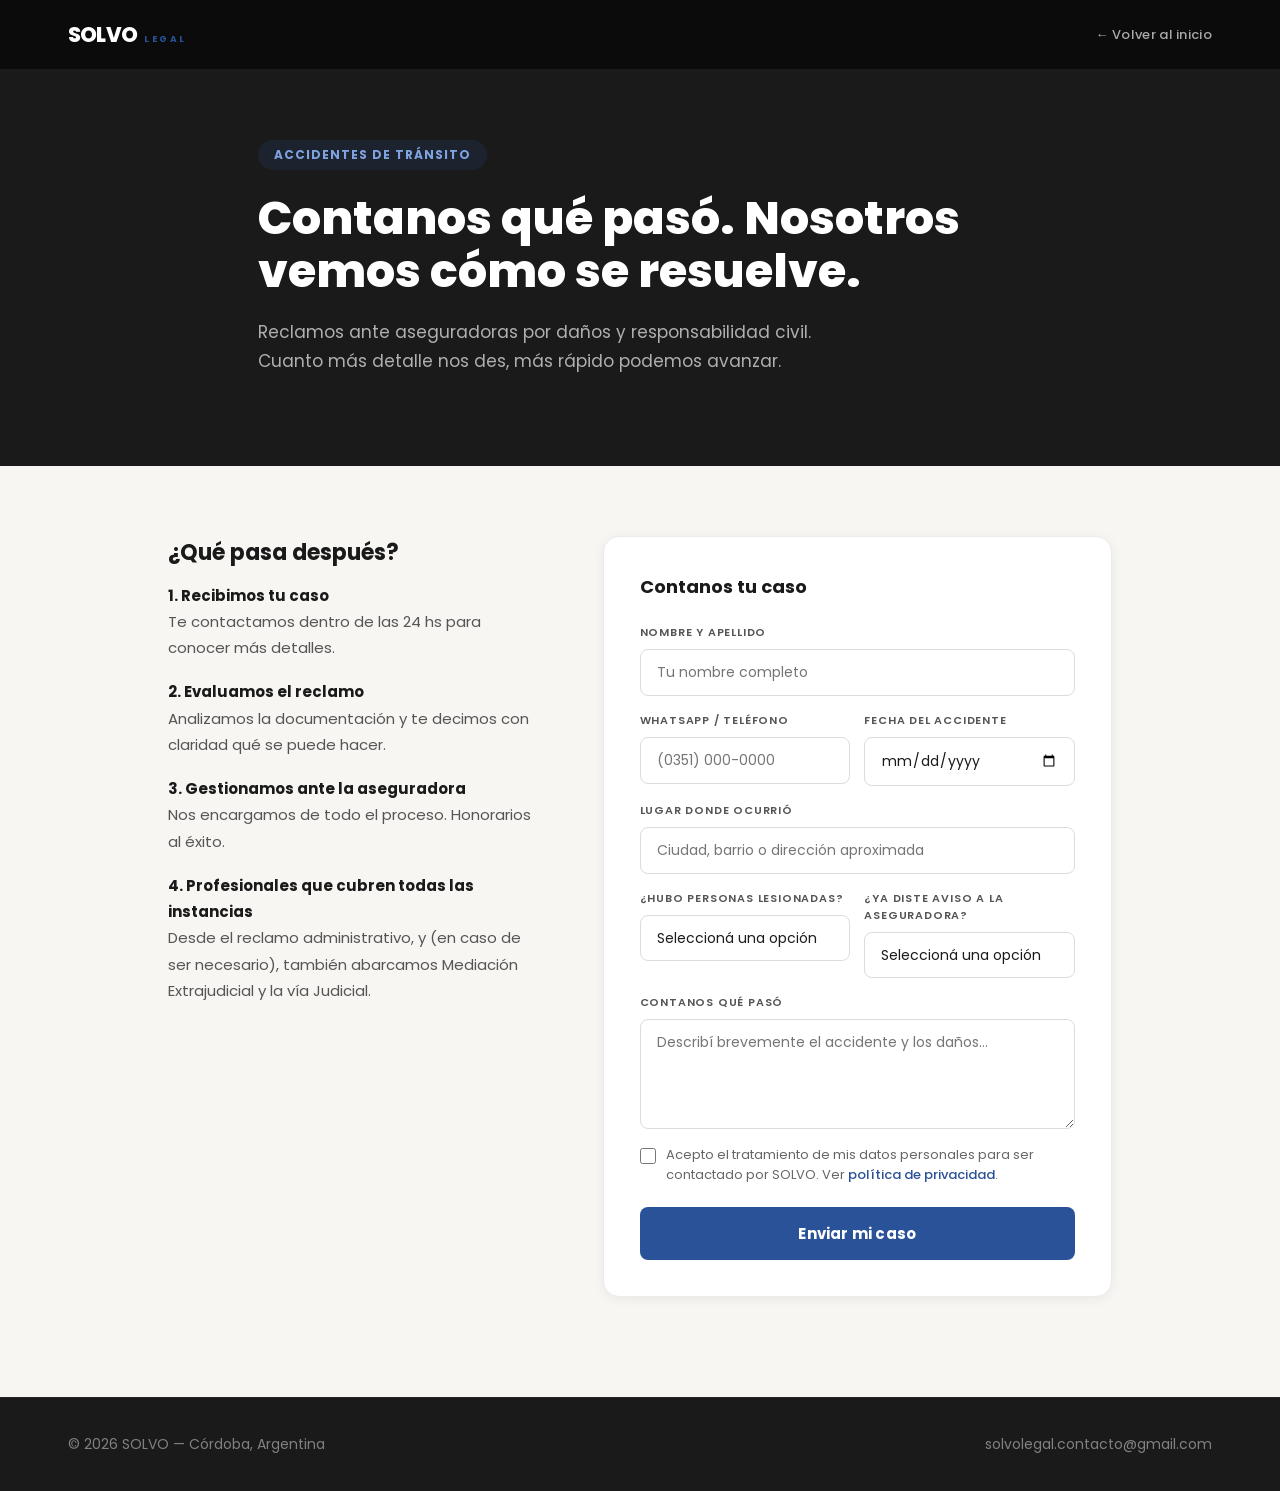
<file: html/accidentes.html>
<!DOCTYPE html>
<html lang="es">
<head>
  <meta charset="UTF-8">
  <meta name="viewport" content="width=device-width, initial-scale=1.0">
  <meta name="description" content="SOLVO — Accidentes de tránsito. Reclamos ante aseguradoras por daños y responsabilidad civil en Córdoba.">
  <title>Accidentes de Tránsito — SOLVO Abogados Córdoba</title>
  <link rel="preconnect" href="https://fonts.googleapis.com">
  <link rel="preconnect" href="https://fonts.gstatic.com" crossorigin>
  <link href="https://fonts.googleapis.com/css2?family=Poppins:ital,wght@0,300;0,400;0,500;0,600;0,700;0,800;1,400&display=swap" rel="stylesheet">
  <link rel="stylesheet" href="../css/index.css">
</head>
<body>

<!-- ══ NAVBAR ══ -->
<nav class="navbar" id="navbar">
  <div class="navbar-container">
    <a href="index.html" class="navbar-logo-wrap">
      <span class="navbar-logo-name">SOLVO</span>
      <span class="navbar-logo-sub">LEGAL</span>
    </a>
    <a href="index.html" class="nav-link">← Volver al inicio</a>
  </div>
</nav>

<!-- ══ HERO ══ -->
<section class="page-hero">
  <div class="page-hero-inner">
    <span class="page-badge">Accidentes de tránsito</span>
    <h1>Contanos qué pasó. Nosotros vemos cómo se resuelve.</h1>
    <p>Reclamos ante aseguradoras por daños y responsabilidad civil. Cuanto más detalle nos des, más rápido podemos avanzar.</p>
  </div>
</section>

<!-- ══ CONTENIDO + FORMULARIO ══ -->
<section class="page-body">
  <div class="page-inner">

    <!-- Proceso -->
    <div class="page-process">
      <h2>¿Qué pasa después?</h2>
      <div class="process-step">
        <p><b>1. Recibimos tu caso</b><br>Te contactamos dentro de las 24 hs para conocer más detalles.</p>
      </div>
      <div class="process-step">
        <p><b>2. Evaluamos el reclamo</b><br>Analizamos la documentación y te decimos con claridad qué se puede hacer.</p>
      </div>
      <div class="process-step">
        <p><b>3. Gestionamos ante la aseguradora</b><br>Nos encargamos de todo el proceso. Honorarios al éxito.</p>
      </div>
      <div class="process-step">
        <p><b>4. Profesionales que cubren todas las instancias</b><br>Desde el reclamo administrativo, y (en caso de ser necesario), también abarcamos Mediación Extrajudicial y la vía Judicial.</p>
      </div>
    </div>

    <!-- Formulario -->
    <div class="page-form-wrap">
      <h3>Contanos tu caso</h3>
      <form id="accForm" method="POST" action="https://docs.google.com/forms/d/e/YOUR_FORM_ID_ACCIDENTS/formResponse" novalidate>
        <div class="form-group">
          <label class="form-label">Nombre y apellido</label>
          <input class="form-input" name="entry.111111" type="text" placeholder="Tu nombre completo" required>
        </div>
        <div class="form-row-inline">
          <div class="form-group">
            <label class="form-label">WhatsApp / Teléfono</label>
            <input class="form-input" name="entry.222222" type="tel" placeholder="(0351) 000-0000" required>
          </div>
          <div class="form-group">
            <label class="form-label">Fecha del accidente</label>
            <input class="form-input" name="entry.333333" type="date">
          </div>
        </div>
        <div class="form-group">
          <label class="form-label">Lugar donde ocurrió</label>
          <input class="form-input" name="entry.444444" type="text" placeholder="Ciudad, barrio o dirección aproximada">
        </div>
        <div class="form-row-inline">
          <div class="form-group">
            <label class="form-label">¿Hubo personas lesionadas?</label>
            <select class="form-input" name="entry.555555">
              <option value="">Seleccioná una opción</option>
              <option>Sí, otro vehículo</option>
              <option>Sí, peatón</option>
              <option>No, solo yo</option>
              <option>No estoy seguro</option>
            </select>
          </div>
          <div class="form-group">
            <label class="form-label">¿Ya diste aviso a la aseguradora?</label>
            <select class="form-input" name="entry.666666">
              <option value="">Seleccioná una opción</option>
              <option>Sí</option>
              <option>No</option>
              <option>No sé cómo hacerlo</option>
            </select>
          </div>
        </div>
        <div class="form-group">
          <label class="form-label">Contanos qué pasó</label>
          <textarea class="form-input" name="entry.777777" rows="4" placeholder="Describí brevemente el accidente y los daños..."></textarea>
        </div>
        <div class="form-check">
          <input type="checkbox" id="priv-acc" required>
          <label for="priv-acc">Acepto el tratamiento de mis datos personales para ser contactado por SOLVO. Ver <a href="privacidad.html">política de privacidad</a>.</label>
        </div>
        <button type="submit" class="cta-main" style="width:100%;justify-content:center;margin-top:6px;">Enviar mi caso</button>
      </form>
    </div>

  </div>
</section>

<!-- ══ FOOTER ══ -->
<footer class="page-footer">
  <div class="page-footer-inner">
    <span class="footer-link">© 2026 SOLVO — Córdoba, Argentina</span>
    <span class="footer-link">solvolegal.contacto@gmail.com</span>
  </div>
</footer>

<script type="module" src="../js/app.js"></script>
</body>
</html>
</file>
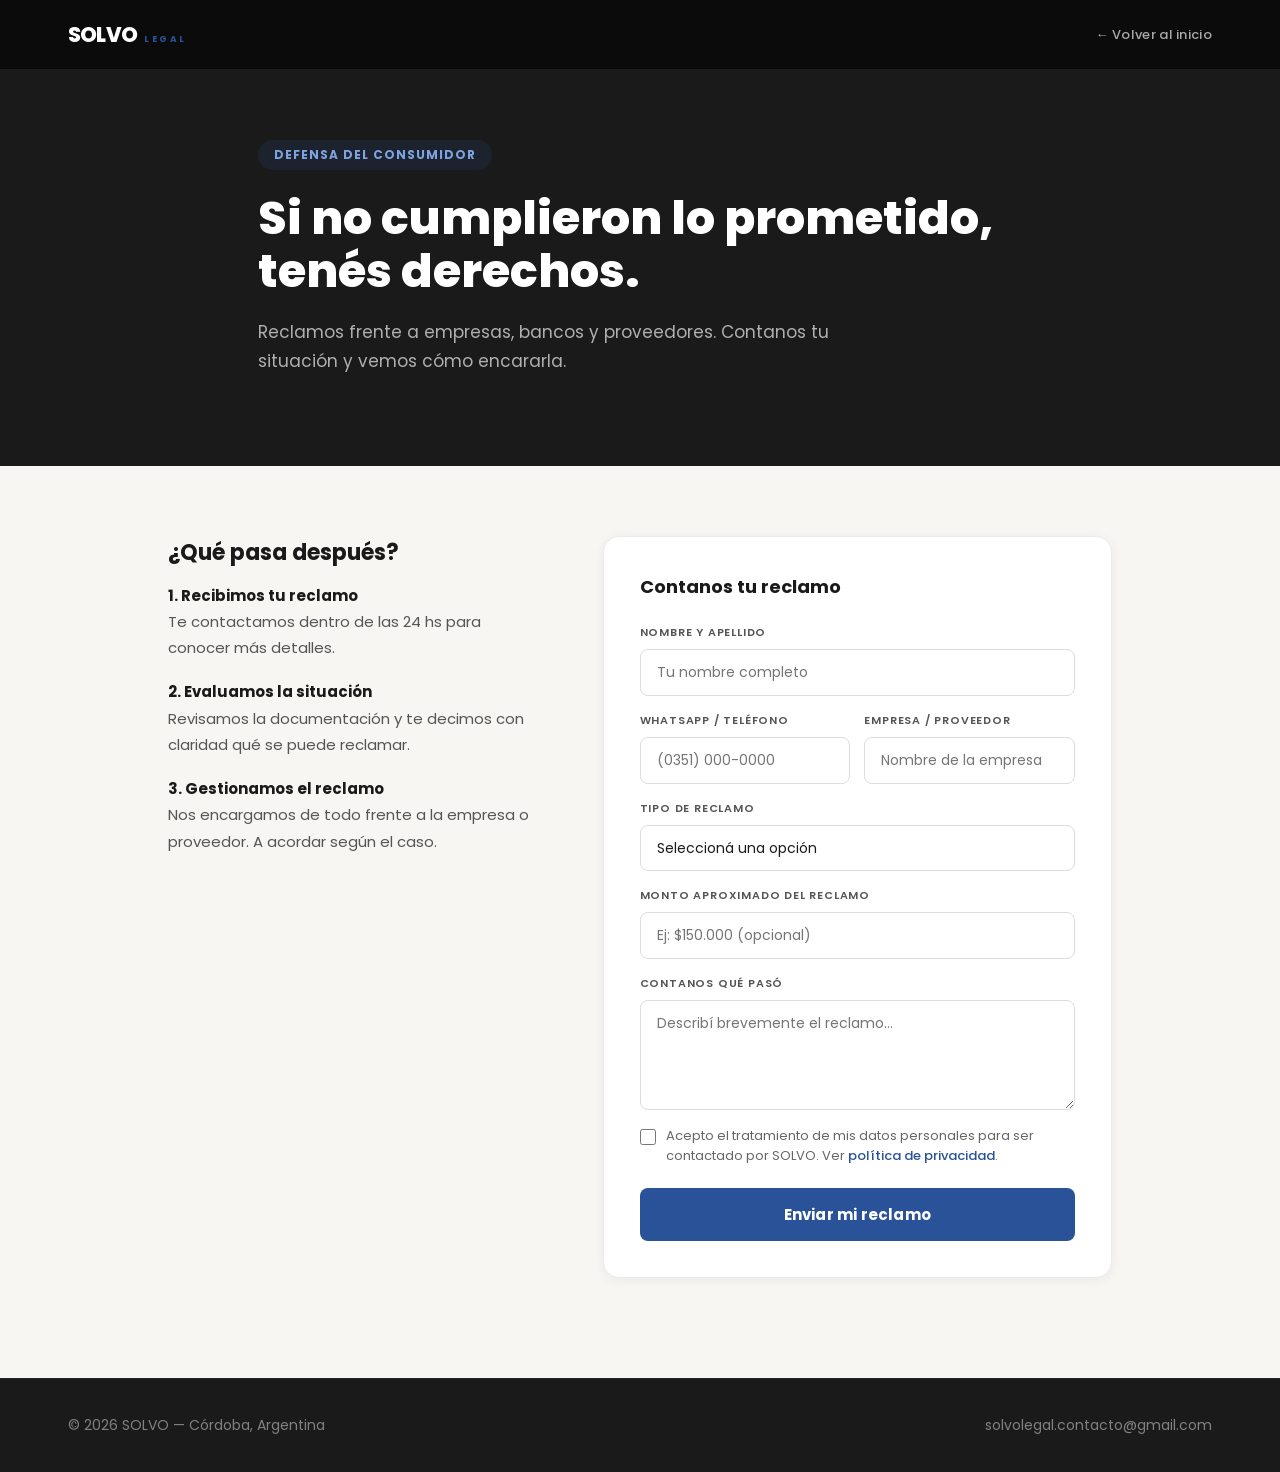
<file: html/consumidor.html>
<!DOCTYPE html>
<html lang="es">
<head>
  <meta charset="UTF-8">
  <meta name="viewport" content="width=device-width, initial-scale=1.0">
  <meta name="description" content="SOLVO — Defensa del Consumidor. Reclamos frente a empresas, bancos y proveedores en Córdoba.">
  <title>Defensa del Consumidor — SOLVO Abogados Córdoba</title>
  <link rel="preconnect" href="https://fonts.googleapis.com">
  <link rel="preconnect" href="https://fonts.gstatic.com" crossorigin>
  <link href="https://fonts.googleapis.com/css2?family=Poppins:ital,wght@0,300;0,400;0,500;0,600;0,700;0,800;1,400&display=swap" rel="stylesheet">
  <link rel="stylesheet" href="../css/index.css">
</head>
<body>

<!-- ══ NAVBAR ══ -->
<nav class="navbar" id="navbar">
  <div class="navbar-container">
    <a href="index.html" class="navbar-logo-wrap">
      <span class="navbar-logo-name">SOLVO</span>
      <span class="navbar-logo-sub">LEGAL</span>
    </a>
    <a href="index.html" class="nav-link">← Volver al inicio</a>
  </div>
</nav>

<!-- ══ HERO ══ -->
<section class="page-hero">
  <div class="page-hero-inner">
    <span class="page-badge">Defensa del consumidor</span>
    <h1>Si no cumplieron lo prometido, tenés derechos.</h1>
    <p>Reclamos frente a empresas, bancos y proveedores. Contanos tu situación y vemos cómo encararla.</p>
  </div>
</section>

<!-- ══ CONTENIDO + FORMULARIO ══ -->
<section class="page-body">
  <div class="page-inner">

    <!-- Proceso -->
    <div class="page-process">
      <h2>¿Qué pasa después?</h2>
      <div class="process-step">
        <p><b>1. Recibimos tu reclamo</b><br>Te contactamos dentro de las 24 hs para conocer más detalles.</p>
      </div>
      <div class="process-step">
        <p><b>2. Evaluamos la situación</b><br>Revisamos la documentación y te decimos con claridad qué se puede reclamar.</p>
      </div>
      <div class="process-step">
        <p><b>3. Gestionamos el reclamo</b><br>Nos encargamos de todo frente a la empresa o proveedor. A acordar según el caso.</p>
      </div>
    </div>

    <!-- Formulario -->
    <div class="page-form-wrap">
      <h3>Contanos tu reclamo</h3>
      <form id="consForm" method="POST" action="https://docs.google.com/forms/d/e/YOUR_FORM_ID_CONSUMER/formResponse" novalidate>
        <div class="form-group">
          <label class="form-label">Nombre y apellido</label>
          <input class="form-input" name="entry.101010" type="text" placeholder="Tu nombre completo" required>
        </div>
        <div class="form-row-inline">
          <div class="form-group">
            <label class="form-label">WhatsApp / Teléfono</label>
            <input class="form-input" name="entry.202020" type="tel" placeholder="(0351) 000-0000" required>
          </div>
          <div class="form-group">
            <label class="form-label">Empresa / proveedor</label>
            <input class="form-input" name="entry.303030" type="text" placeholder="Nombre de la empresa">
          </div>
        </div>
        <div class="form-group">
          <label class="form-label">Tipo de reclamo</label>
          <select class="form-input" name="entry.404040">
            <option value="">Seleccioná una opción</option>
            <option>Producto defectuoso</option>
            <option>Servicio no prestado</option>
            <option>Cobro indebido / no reconocido</option>
            <option>Publicidad engañosa</option>
            <option>Otro</option>
          </select>
        </div>
        <div class="form-group">
          <label class="form-label">Monto aproximado del reclamo</label>
          <input class="form-input" name="entry.505050" type="text" placeholder="Ej: $150.000 (opcional)">
        </div>
        <div class="form-group">
          <label class="form-label">Contanos qué pasó</label>
          <textarea class="form-input" name="entry.606060" rows="4" placeholder="Describí brevemente el reclamo..."></textarea>
        </div>
        <div class="form-check">
          <input type="checkbox" id="priv-cons" required>
          <label for="priv-cons">Acepto el tratamiento de mis datos personales para ser contactado por SOLVO. Ver <a href="privacidad.html">política de privacidad</a>.</label>
        </div>
        <button type="submit" class="cta-main" style="width:100%;justify-content:center;margin-top:6px;">Enviar mi reclamo</button>
      </form>
    </div>

  </div>
</section>

<!-- ══ FOOTER ══ -->
<footer class="page-footer">
  <div class="page-footer-inner">
    <span class="footer-link">© 2026 SOLVO — Córdoba, Argentina</span>
    <span class="footer-link">solvolegal.contacto@gmail.com</span>
  </div>
</footer>

<script type="module" src="../js/app.js"></script>
</body>
</html>
</file>
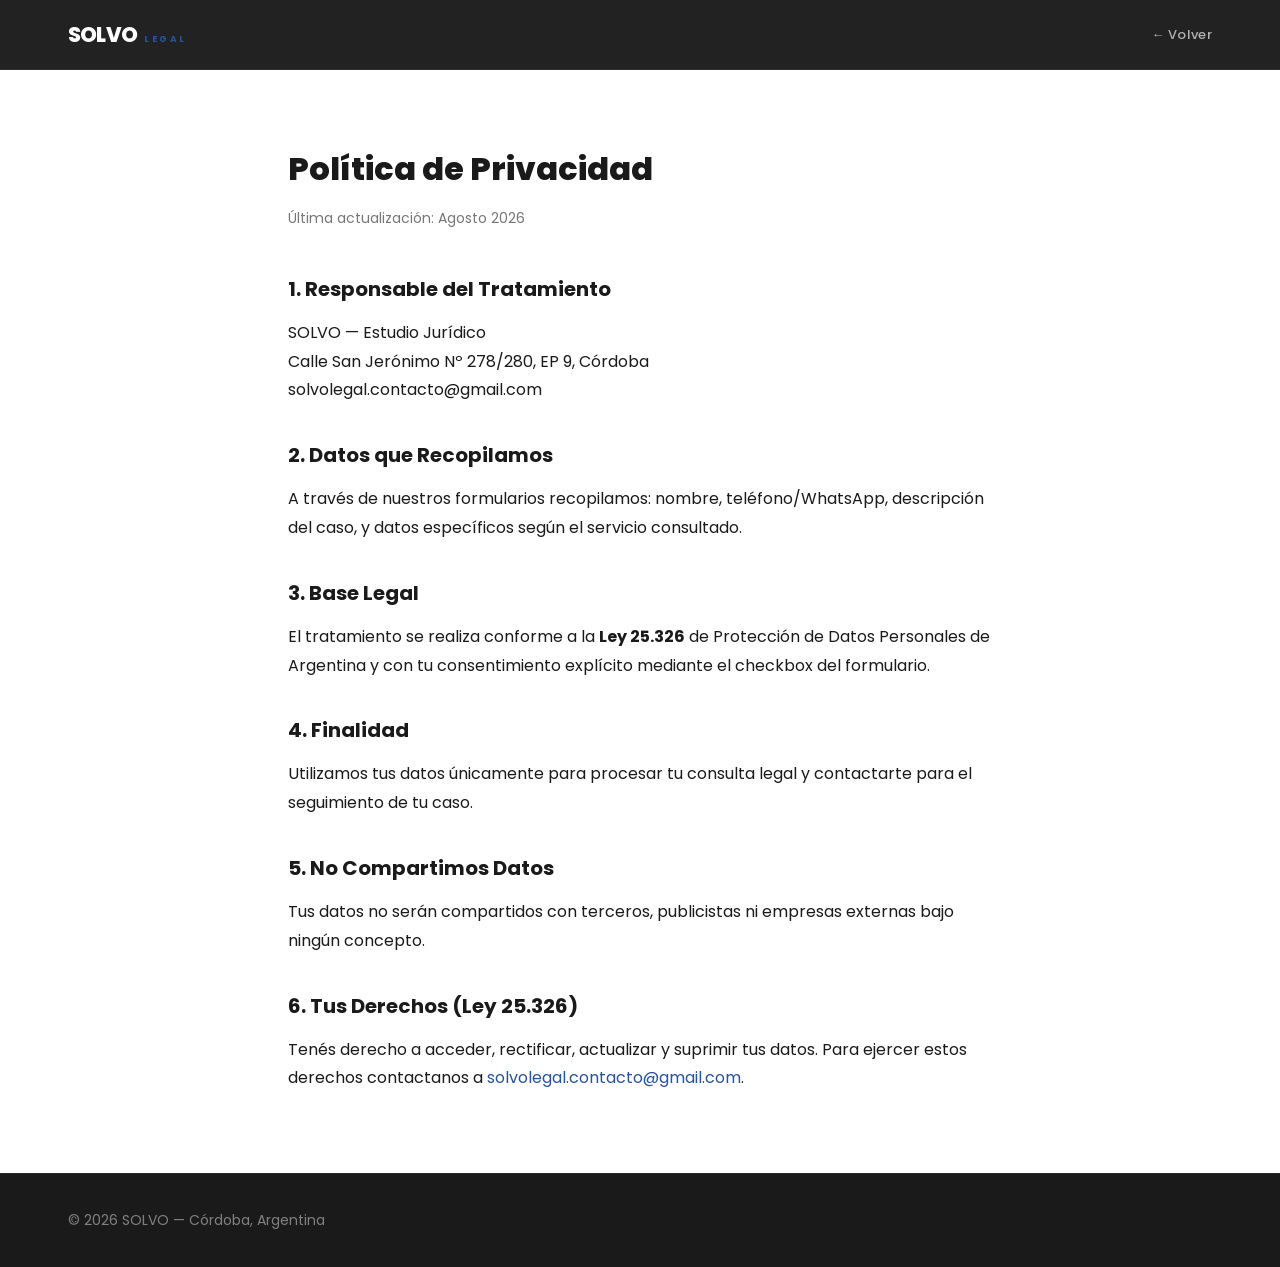
<file: html/privacidad.html>
<!DOCTYPE html>
<html lang="es">
<head>
  <meta charset="UTF-8">
  <meta name="viewport" content="width=device-width, initial-scale=1.0">
  <title>Política de Privacidad — SOLVO Abogados</title>
  <link rel="preconnect" href="https://fonts.googleapis.com">
  <link rel="preconnect" href="https://fonts.gstatic.com" crossorigin>
  <link href="https://fonts.googleapis.com/css2?family=Poppins:wght@300;400;500;600;700;800&display=swap" rel="stylesheet">
  <link rel="stylesheet" href="../css/index.css">
</head>
<body style="background:#fff;">
<nav class="navbar" id="navbar">
  <div class="navbar-container">
    <a href="index.html" class="navbar-logo-wrap">
      <span class="navbar-logo-name">SOLVO</span>
      <span class="navbar-logo-sub">LEGAL</span>
    </a>
    <a href="index.html" class="nav-link">← Volver</a>
  </div>
</nav>
<section style="padding:140px 0 80px; background:#fff;">
  <div style="max-width:760px;margin:0 auto;padding:0 28px;font-family:'Poppins',sans-serif;color:#1a1a1a;line-height:1.8;">
    <h1 style="font-size:32px;font-weight:800;margin-bottom:8px;">Política de Privacidad</h1>
    <p style="font-size:14px;color:#777;margin-bottom:40px;">Última actualización: Agosto 2026</p>

    <h2 style="font-size:20px;font-weight:700;margin:32px 0 12px;">1. Responsable del Tratamiento</h2>
    <p>SOLVO — Estudio Jurídico<br>Calle San Jerónimo Nº 278/280, EP 9, Córdoba<br>solvolegal.contacto@gmail.com</p>

    <h2 style="font-size:20px;font-weight:700;margin:32px 0 12px;">2. Datos que Recopilamos</h2>
    <p>A través de nuestros formularios recopilamos: nombre, teléfono/WhatsApp, descripción del caso, y datos específicos según el servicio consultado.</p>

    <h2 style="font-size:20px;font-weight:700;margin:32px 0 12px;">3. Base Legal</h2>
    <p>El tratamiento se realiza conforme a la <strong>Ley 25.326</strong> de Protección de Datos Personales de Argentina y con tu consentimiento explícito mediante el checkbox del formulario.</p>

    <h2 style="font-size:20px;font-weight:700;margin:32px 0 12px;">4. Finalidad</h2>
    <p>Utilizamos tus datos únicamente para procesar tu consulta legal y contactarte para el seguimiento de tu caso.</p>

    <h2 style="font-size:20px;font-weight:700;margin:32px 0 12px;">5. No Compartimos Datos</h2>
    <p>Tus datos no serán compartidos con terceros, publicistas ni empresas externas bajo ningún concepto.</p>

    <h2 style="font-size:20px;font-weight:700;margin:32px 0 12px;">6. Tus Derechos (Ley 25.326)</h2>
    <p>Tenés derecho a acceder, rectificar, actualizar y suprimir tus datos. Para ejercer estos derechos contactanos a <a href="mailto:solvolegal.contacto@gmail.com" style="color:#2A5298;">solvolegal.contacto@gmail.com</a>.</p>
  </div>
</section>
<footer class="page-footer">
  <div class="page-footer-inner">
    <span class="footer-link">© 2026 SOLVO — Córdoba, Argentina</span>
  </div>
</footer>
<script type="module" src="../js/app.js"></script>
</body>
</html>
</file>
<file: css/index.css>
/* SOLVO — Entry point CSS */
/* Importa el CSS completo modularizado */
@import url('./main.css');
</file>
